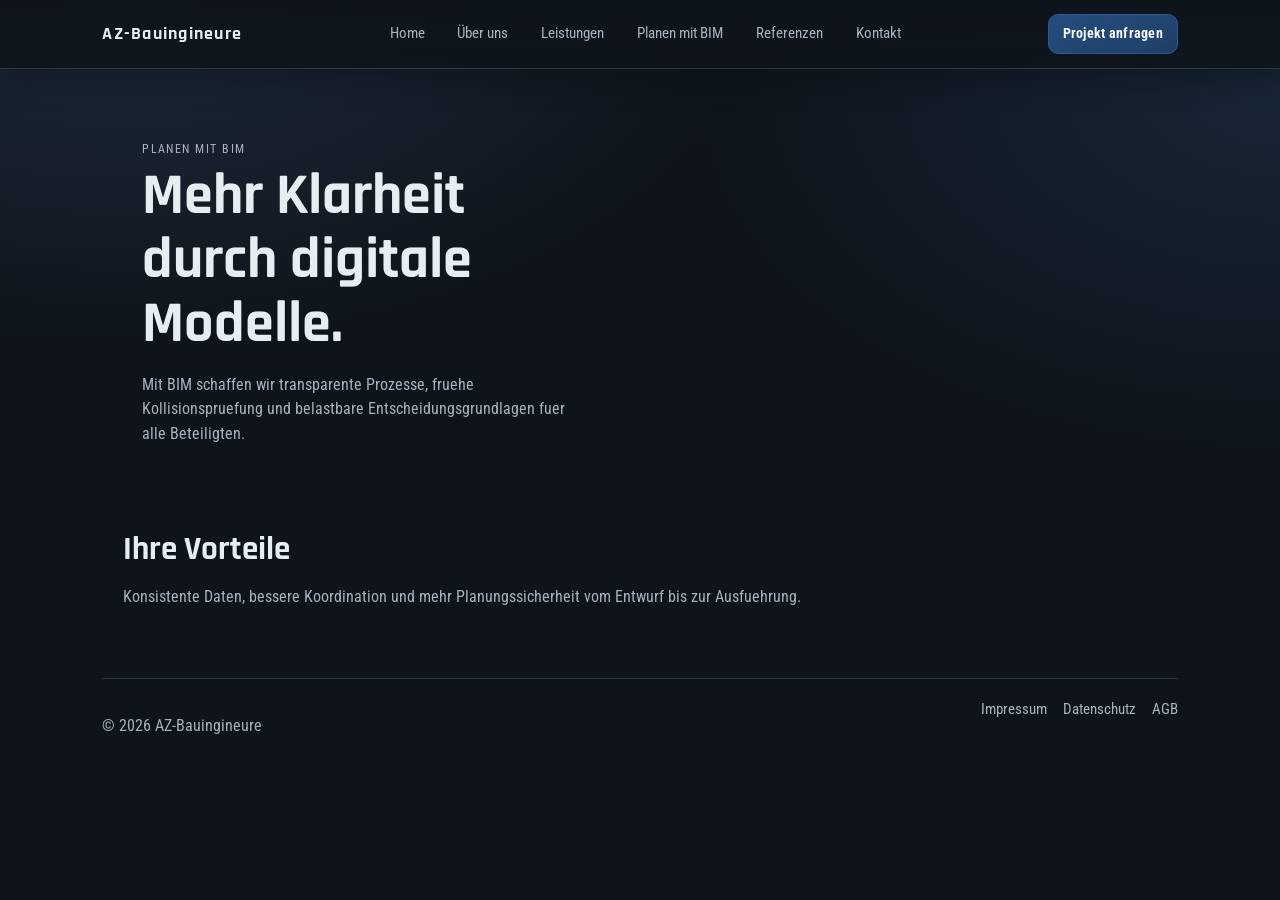
<file: bim-planung.html>
<!doctype html>
<html lang="de">
  <head>
    <meta charset="UTF-8" />
    <meta name="viewport" content="width=device-width, initial-scale=1.0" />
    <title>Planen mit BIM | AZ-Bauingineure</title>
    <meta
      name="description"
      content="Digitale Planungsprozesse mit BIM fuer transparente und koordinierte Projekte." 
    />
    <link rel="preconnect" href="https://fonts.googleapis.com" />
    <link rel="preconnect" href="https://fonts.gstatic.com" crossorigin />
    <link
      href="https://fonts.googleapis.com/css2?family=Rajdhani:wght@500;600;700&family=Roboto+Condensed:wght@300;400;700&display=swap"
      rel="stylesheet"
    />
    <link rel="stylesheet" href="styles.css" />
  </head>
  <body>
    <header class="site-header">
      <a class="logo" href="index.html">AZ-Bauingineure</a>
      <nav class="main-nav" id="main-nav" aria-label="Hauptnavigation">
        <a href="index.html">Home</a>
        <a href="ueber-uns.html">Über uns</a>
        <a href="leistungen.html">Leistungen</a>
        <a href="bim-planung.html">Planen mit BIM</a>
        <a href="referenzen.html">Referenzen</a>
        <a href="kontakt.html">Kontakt</a>
      </nav>
      <div class="header-actions">
        <a class="btn btn-outline" href="kontakt.html">Projekt anfragen</a>
        <button class="burger-btn" id="burger-btn" aria-label="Menü öffnen" aria-expanded="false" aria-controls="main-nav">
          <span></span>
          <span></span>
          <span></span>
        </button>
      </div>
    </header>

    <main>
      <section class="hero reveal">
        <div class="hero-copy-block">
          <p class="kicker">Planen mit BIM</p>
          <h1>Mehr Klarheit durch digitale Modelle.</h1>
          <p class="hero-copy">
            Mit BIM schaffen wir transparente Prozesse, fruehe Kollisionspruefung
            und belastbare Entscheidungsgrundlagen fuer alle Beteiligten.
          </p>
        </div>
      </section>

      <section class="card reveal" style="padding: 1.25rem 1.3rem; margin-bottom: 1rem">
        <h2>Ihre Vorteile</h2>
        <p>
          Konsistente Daten, bessere Koordination und mehr Planungssicherheit
          vom Entwurf bis zur Ausfuehrung.
        </p>
      </section>
    </main>

    <footer class="site-footer">
      <p>© <span id="year"></span> AZ-Bauingineure</p>
      <div class="footer-links">
        <a href="impressum.html">Impressum</a>
        <a href="datenschutz.html">Datenschutz</a>
        <a href="agb.html">AGB</a>
      </div>
    </footer>

    <script src="script.js"></script>
    <script>
      const burgerBtn = document.getElementById('burger-btn');
      const mainNav = document.getElementById('main-nav');

      if (burgerBtn && mainNav) {
        burgerBtn.addEventListener('click', () => {
          const isOpen = mainNav.classList.toggle('is-open');
          burgerBtn.classList.toggle('is-open', isOpen);
          burgerBtn.setAttribute('aria-expanded', isOpen);
          burgerBtn.setAttribute('aria-label', isOpen ? 'Menü schließen' : 'Menü öffnen');
        });
      }
    </script>
  </body>
</html>
</file>
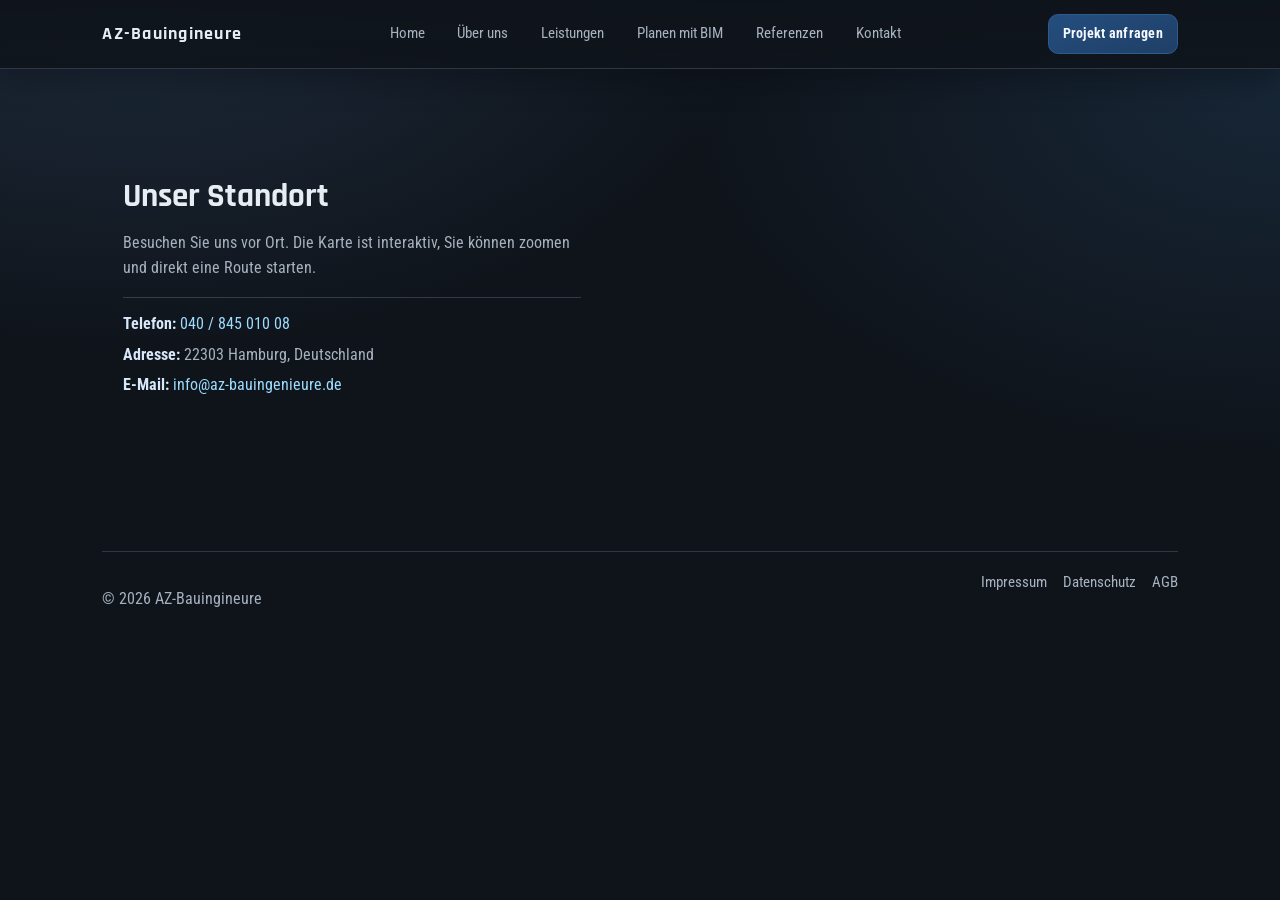
<file: kontakt.html>
<!doctype html>
<html lang="de">
  <head>
    <meta charset="UTF-8" />
    <meta name="viewport" content="width=device-width, initial-scale=1.0" />
    <title>Kontakt | AZ-Bauingineure</title>
    <meta
      name="description"
      content="Kontaktieren Sie AZ-Bauingineure fuer Ihr naechstes Bauprojekt." 
    />
    <link rel="preconnect" href="https://fonts.googleapis.com" />
    <link rel="preconnect" href="https://fonts.gstatic.com" crossorigin />
    <link
      href="https://fonts.googleapis.com/css2?family=Rajdhani:wght@500;600;700&family=Roboto+Condensed:wght@300;400;700&display=swap"
      rel="stylesheet"
    />
    <link rel="stylesheet" href="styles.css" />
  </head>
  <body>
    <header class="site-header">
      <a class="logo" href="index.html">AZ-Bauingineure</a>
      <nav class="main-nav" id="main-nav" aria-label="Hauptnavigation">
        <a href="index.html">Home</a>
        <a href="ueber-uns.html">Über uns</a>
        <a href="leistungen.html">Leistungen</a>
        <a href="bim-planung.html">Planen mit BIM</a>
        <a href="referenzen.html">Referenzen</a>
        <a href="kontakt.html">Kontakt</a>
      </nav>
      <div class="header-actions">
        <a class="btn btn-outline" href="kontakt.html">Projekt anfragen</a>
        <button class="burger-btn" id="burger-btn" aria-label="Menü öffnen" aria-expanded="false" aria-controls="main-nav">
          <span></span>
          <span></span>
          <span></span>
        </button>
      </div>
    </header>

    <main>
      <section style="margin-top: 10vh;" id="location" class="card reveal map-wrap section-location">
        <div>
          <h2>Unser Standort</h2>
          <p>
            Besuchen Sie uns vor Ort. Die Karte ist interaktiv, Sie können
            zoomen und direkt eine Route starten.
          </p>
          <div class="location-contact" aria-label="Standort Kontaktinformationen">
            <p><strong>Telefon:</strong> <a href="tel:+494084501008">040 / 845 010 08</a></p>
            <p><strong>Adresse:</strong> 22303 Hamburg, Deutschland</p>
            <p><strong>E-Mail:</strong> <a href="mailto:info@az-bauingenieure.de">info@az-bauingenieure.de</a></p>
          </div>
        </div>
        <div class="map-frame" role="region" aria-label="Google Maps Standort">
          <iframe
            src="https://www.google.com/maps?q=AZ-Bauingineure%2C%20Hamburger%20Str.%204-8%2C%2021465%20Reinbek&output=embed"
            loading="lazy"
            referrerpolicy="no-referrer-when-downgrade"
            title="Standort AZ-Bauingineure"
          ></iframe>
        </div>
      </section>
    </main>

    <footer  class="site-footer">
      <p>© <span id="year"></span> AZ-Bauingineure</p>
      <div class="footer-links">
        <a href="impressum.html">Impressum</a>
        <a href="datenschutz.html">Datenschutz</a>
        <a href="agb.html">AGB</a>
      </div>
    </footer>

    <script src="script.js"></script>
    <script>
      const burgerBtn = document.getElementById('burger-btn');
      const mainNav = document.getElementById('main-nav');

      if (burgerBtn && mainNav) {
        burgerBtn.addEventListener('click', () => {
          const isOpen = mainNav.classList.toggle('is-open');
          burgerBtn.classList.toggle('is-open', isOpen);
          burgerBtn.setAttribute('aria-expanded', isOpen);
          burgerBtn.setAttribute('aria-label', isOpen ? 'Menü schließen' : 'Menü öffnen');
        });
      }
    </script>
  </body>
</html>
</file>
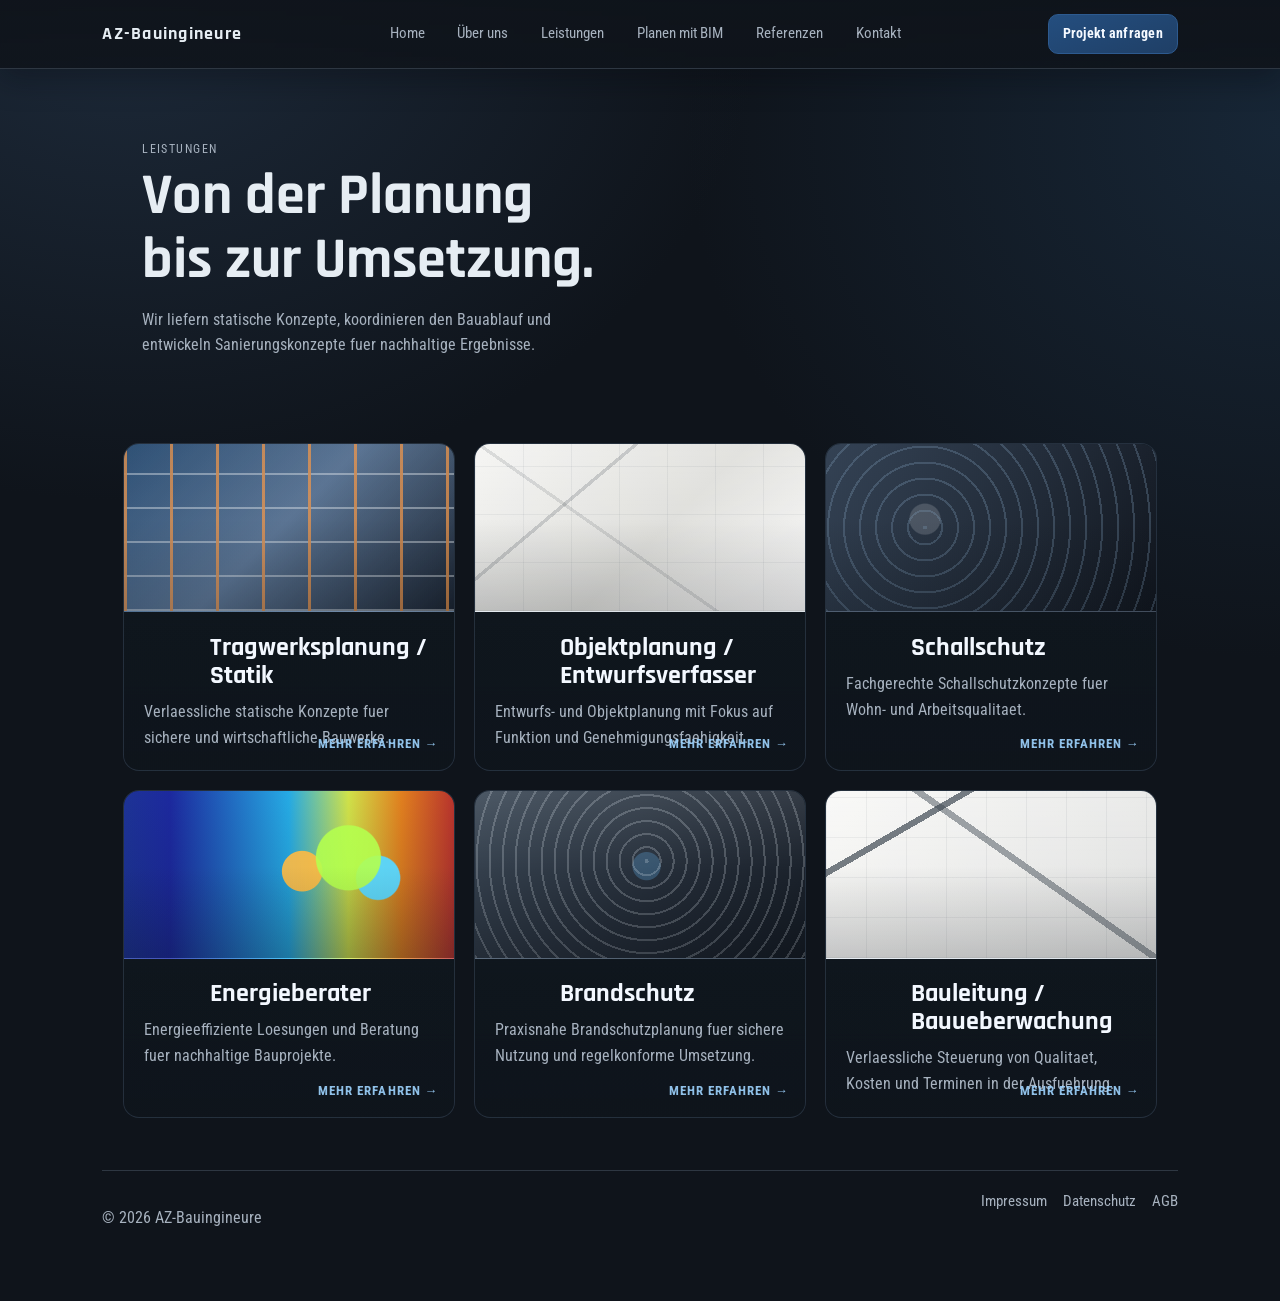
<file: leistungen.html>
<!doctype html>
<html lang="de">
  <head>
    <meta charset="UTF-8" />
    <meta name="viewport" content="width=device-width, initial-scale=1.0" />
    <title>Leistungen | AZ-Bauingineure</title>
    <meta
      name="description"
      content="Leistungen von AZ-Bauingineure: Tragwerksplanung, Bauleitung und Sanierung." 
    />
    <link rel="preconnect" href="https://fonts.googleapis.com" />
    <link rel="preconnect" href="https://fonts.gstatic.com" crossorigin />
    <link
      href="https://fonts.googleapis.com/css2?family=Rajdhani:wght@500;600;700&family=Roboto+Condensed:wght@300;400;700&display=swap"
      rel="stylesheet"
    />
    <link rel="stylesheet" href="styles.css" />
  </head>
  <body>
    <header class="site-header">
      <a class="logo" href="index.html">AZ-Bauingineure</a>
      <nav class="main-nav" id="main-nav" aria-label="Hauptnavigation">
        <a href="index.html">Home</a>
        <a href="ueber-uns.html">Über uns</a>
        <a href="leistungen.html">Leistungen</a>
        <a href="bim-planung.html">Planen mit BIM</a>
        <a href="referenzen.html">Referenzen</a>
        <a href="kontakt.html">Kontakt</a>
      </nav>
      <div class="header-actions">
        <a class="btn btn-outline" href="kontakt.html">Projekt anfragen</a>
        <button class="burger-btn" id="burger-btn" aria-label="Menü öffnen" aria-expanded="false" aria-controls="main-nav">
          <span></span>
          <span></span>
          <span></span>
        </button>
      </div>
    </header>

    <main>
      <section class="hero reveal">
        <div class="hero-copy-block">
          <p class="kicker">Leistungen</p>
          <h1>Von der Planung bis zur Umsetzung.</h1>
          <p class="hero-copy">
            Wir liefern statische Konzepte, koordinieren den Bauablauf und
            entwickeln Sanierungskonzepte fuer nachhaltige Ergebnisse.
          </p>
        </div>
      </section>

      <section class="card reveal" style="padding: 1.25rem 1.3rem; margin-bottom: 1rem">
        <div class="service-grid">
          <article class="service-card service-card--statik" data-service="statik" tabindex="0" role="button" aria-label="Mehr zur Leistung Tragwerksplanung / Statik">
            <div class="service-media" aria-hidden="true"></div>
            <div class="service-body">
              <h3>Tragwerksplanung / Statik</h3>
              <p>Verlaessliche statische Konzepte fuer sichere und wirtschaftliche Bauwerke.</p>
            </div>
          </article>
          <article class="service-card service-card--objektplanung" data-service="objektplanung" tabindex="0" role="button" aria-label="Mehr zur Leistung Objektplanung / Entwurfsverfasser">
            <div class="service-media" aria-hidden="true"></div>
            <div class="service-body">
              <h3>Objektplanung / Entwurfsverfasser</h3>
              <p>Entwurfs- und Objektplanung mit Fokus auf Funktion und Genehmigungsfaehigkeit.</p>
            </div>
          </article>
          <article class="service-card service-card--schallschutz" data-service="schallschutz" tabindex="0" role="button" aria-label="Mehr zur Leistung Schallschutz">
            <div class="service-media" aria-hidden="true"></div>
            <div class="service-body">
              <h3>Schallschutz</h3>
              <p>Fachgerechte Schallschutzkonzepte fuer Wohn- und Arbeitsqualitaet.</p>
            </div>
          </article>
          <article class="service-card service-card--energie" data-service="energie" tabindex="0" role="button" aria-label="Mehr zur Leistung Energieberater">
            <div class="service-media" aria-hidden="true"></div>
            <div class="service-body">
              <h3>Energieberater</h3>
              <p>Energieeffiziente Loesungen und Beratung fuer nachhaltige Bauprojekte.</p>
            </div>
          </article>
          <article class="service-card service-card--brandschutz" data-service="brandschutz" tabindex="0" role="button" aria-label="Mehr zur Leistung Brandschutz">
            <div class="service-media" aria-hidden="true"></div>
            <div class="service-body">
              <h3>Brandschutz</h3>
              <p>Praxisnahe Brandschutzplanung fuer sichere Nutzung und regelkonforme Umsetzung.</p>
            </div>
          </article>
          <article class="service-card service-card--bauleitung" data-service="bauleitung" tabindex="0" role="button" aria-label="Mehr zur Leistung Bauleitung / Bauüberwachung">
            <div class="service-media" aria-hidden="true"></div>
            <div class="service-body">
              <h3>Bauleitung / Bauueberwachung</h3>
              <p>Verlaessliche Steuerung von Qualitaet, Kosten und Terminen in der Ausfuehrung.</p>
            </div>
          </article>
        </div>
      </section>
    </main>

    <div class="service-modal" id="service-modal" aria-hidden="true" role="dialog" aria-modal="true" aria-labelledby="service-modal-title">
      <div class="service-modal__backdrop" data-close-modal></div>
      <div class="service-modal__content">
        <button class="service-modal__close" type="button" aria-label="Fenster schließen" data-close-modal>×</button>
        <p class="kicker">Leistung</p>
        <h3 id="service-modal-title"></h3>
        <p id="service-modal-text"></p>
        <ul id="service-modal-details"></ul>
      </div>
    </div>

    <footer class="site-footer">
      <p>© <span id="year"></span> AZ-Bauingineure</p>
      <div class="footer-links">
        <a href="impressum.html">Impressum</a>
        <a href="datenschutz.html">Datenschutz</a>
        <a href="agb.html">AGB</a>
      </div>
    </footer>

    <script src="script.js"></script>
    <script>
      const burgerBtn = document.getElementById('burger-btn');
      const mainNav = document.getElementById('main-nav');

      if (burgerBtn && mainNav) {
        burgerBtn.addEventListener('click', () => {
          const isOpen = mainNav.classList.toggle('is-open');
          burgerBtn.classList.toggle('is-open', isOpen);
          burgerBtn.setAttribute('aria-expanded', isOpen);
          burgerBtn.setAttribute('aria-label', isOpen ? 'Menü schließen' : 'Menü öffnen');
        });
      }
    </script>
  </body>
</html>
</file>
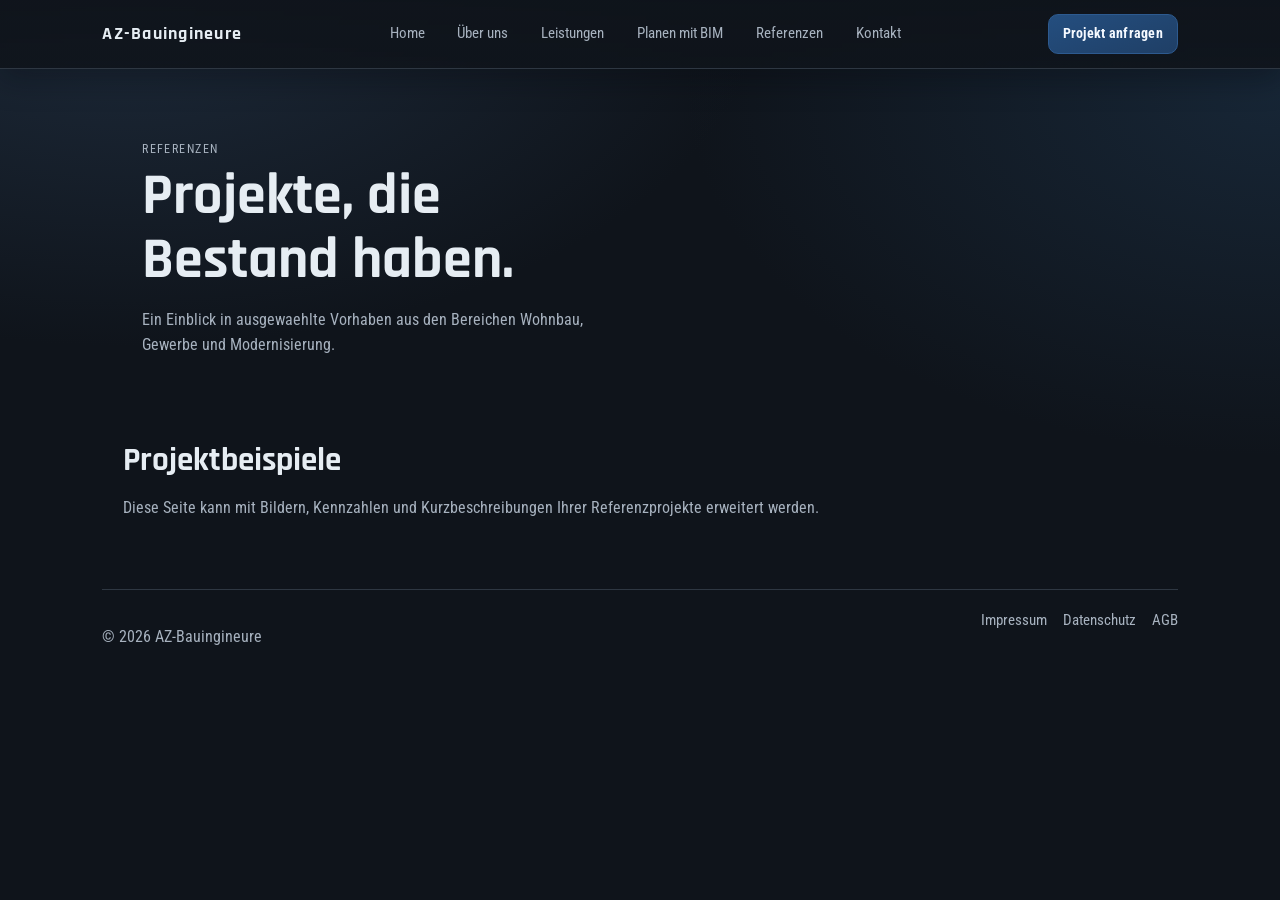
<file: referenzen.html>
<!doctype html>
<html lang="de">
  <head>
    <meta charset="UTF-8" />
    <meta name="viewport" content="width=device-width, initial-scale=1.0" />
    <title>Referenzen | AZ-Bauingineure</title>
    <meta
      name="description"
      content="Ausgewaehlte Referenzen und Projektbeispiele von AZ-Bauingineure." 
    />
    <link rel="preconnect" href="https://fonts.googleapis.com" />
    <link rel="preconnect" href="https://fonts.gstatic.com" crossorigin />
    <link
      href="https://fonts.googleapis.com/css2?family=Rajdhani:wght@500;600;700&family=Roboto+Condensed:wght@300;400;700&display=swap"
      rel="stylesheet"
    />
    <link rel="stylesheet" href="styles.css" />
  </head>
  <body>
    <header class="site-header">
      <a class="logo" href="index.html">AZ-Bauingineure</a>
      <nav class="main-nav" id="main-nav" aria-label="Hauptnavigation">
        <a href="index.html">Home</a>
        <a href="ueber-uns.html">Über uns</a>
        <a href="leistungen.html">Leistungen</a>
        <a href="bim-planung.html">Planen mit BIM</a>
        <a href="referenzen.html">Referenzen</a>
        <a href="kontakt.html">Kontakt</a>
      </nav>
      <div class="header-actions">
        <a class="btn btn-outline" href="kontakt.html">Projekt anfragen</a>
        <button class="burger-btn" id="burger-btn" aria-label="Menü öffnen" aria-expanded="false" aria-controls="main-nav">
          <span></span>
          <span></span>
          <span></span>
        </button>
      </div>
    </header>

    <main>
      <section class="hero reveal">
        <div class="hero-copy-block">
          <p class="kicker">Referenzen</p>
          <h1>Projekte, die Bestand haben.</h1>
          <p class="hero-copy">
            Ein Einblick in ausgewaehlte Vorhaben aus den Bereichen Wohnbau,
            Gewerbe und Modernisierung.
          </p>
        </div>
      </section>

      <section class="card reveal" style="padding: 1.25rem 1.3rem; margin-bottom: 1rem">
        <h2>Projektbeispiele</h2>
        <p>
          Diese Seite kann mit Bildern, Kennzahlen und Kurzbeschreibungen Ihrer
          Referenzprojekte erweitert werden.
        </p>
      </section>
    </main>

    <footer class="site-footer">
      <p>© <span id="year"></span> AZ-Bauingineure</p>
      <div class="footer-links">
        <a href="impressum.html">Impressum</a>
        <a href="datenschutz.html">Datenschutz</a>
        <a href="agb.html">AGB</a>
      </div>
    </footer>

    <script src="script.js"></script>
    <script>
      const burgerBtn = document.getElementById('burger-btn');
      const mainNav = document.getElementById('main-nav');

      if (burgerBtn && mainNav) {
        burgerBtn.addEventListener('click', () => {
          const isOpen = mainNav.classList.toggle('is-open');
          burgerBtn.classList.toggle('is-open', isOpen);
          burgerBtn.setAttribute('aria-expanded', isOpen);
          burgerBtn.setAttribute('aria-label', isOpen ? 'Menü schließen' : 'Menü öffnen');
        });
      }
    </script>
  </body>
</html>
</file>
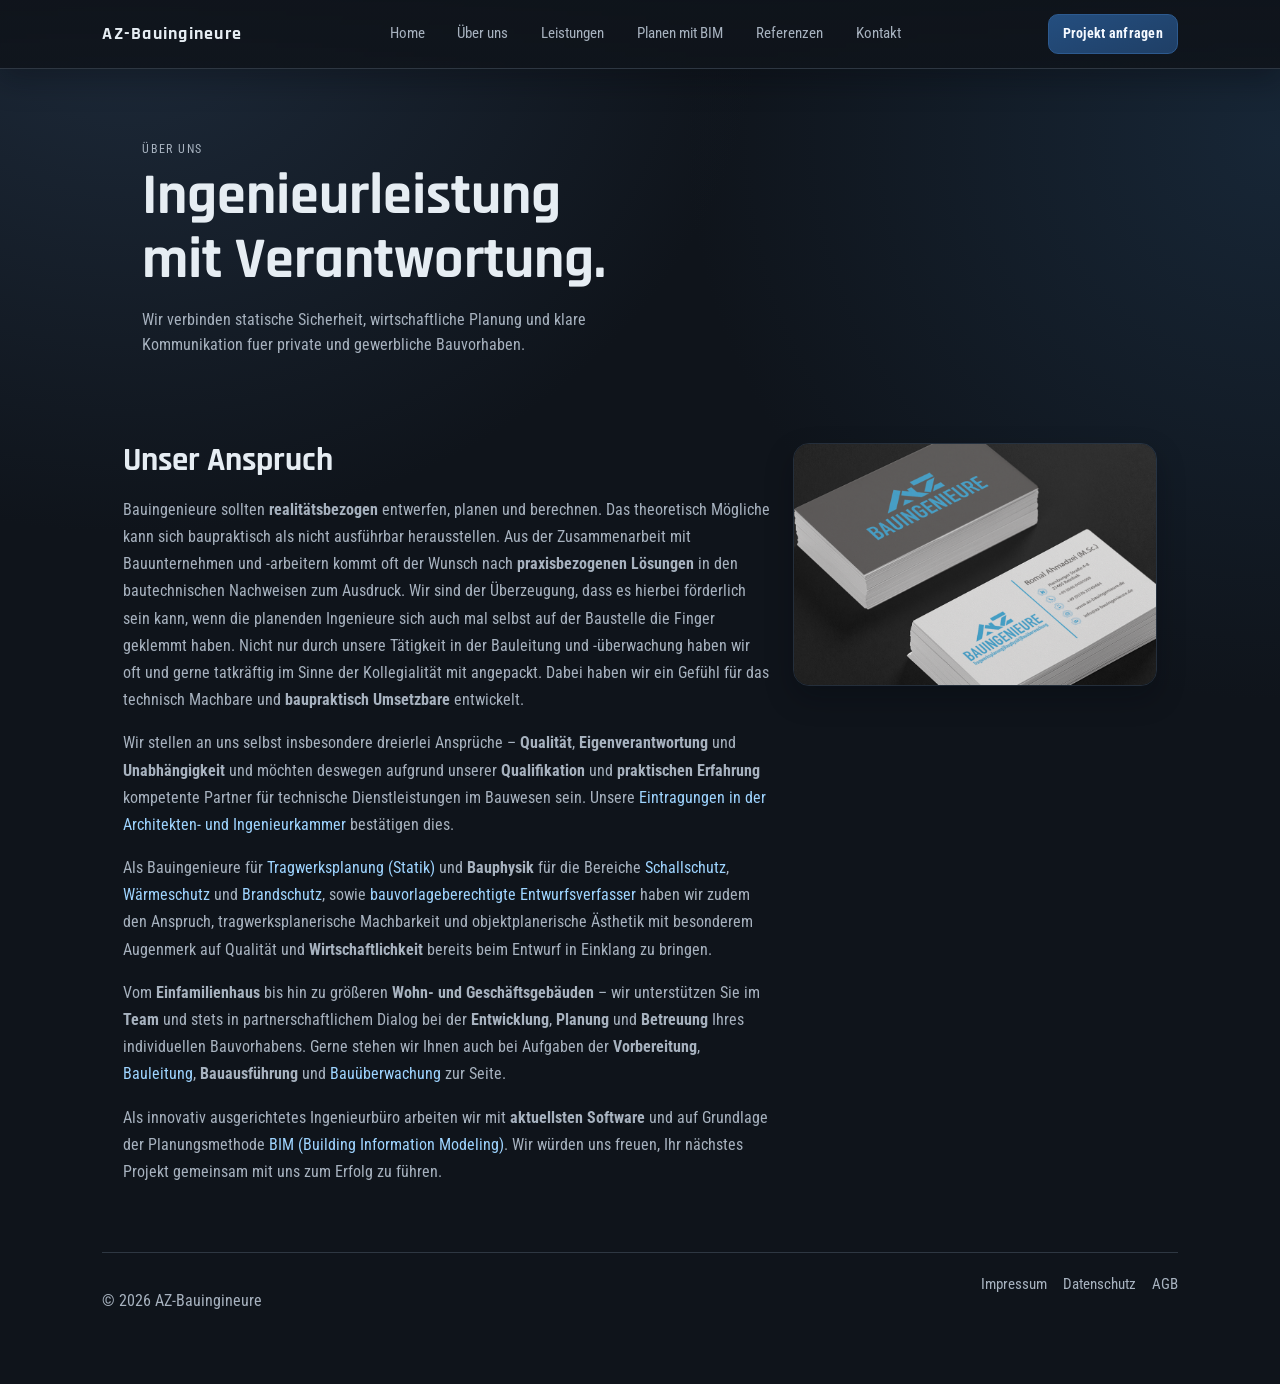
<file: ueber-uns.html>
<!doctype html>
<html lang="de">
  <head>
    <meta charset="UTF-8" />
    <meta name="viewport" content="width=device-width, initial-scale=1.0" />
    <title>Über uns | AZ-Bauingineure</title>
    <meta
      name="description"
      content="Erfahren Sie mehr ueber AZ-Bauingineure, unsere Arbeitsweise und unseren Anspruch." 
    />
    <link rel="preconnect" href="https://fonts.googleapis.com" />
    <link rel="preconnect" href="https://fonts.gstatic.com" crossorigin />
    <link
      href="https://fonts.googleapis.com/css2?family=Rajdhani:wght@500;600;700&family=Roboto+Condensed:wght@300;400;700&display=swap"
      rel="stylesheet"
    />
    <link rel="stylesheet" href="styles.css" />
  </head>
  <body>
    <header class="site-header">
      <a class="logo" href="index.html">AZ-Bauingineure</a>
      <nav class="main-nav" id="main-nav" aria-label="Hauptnavigation">
        <a href="index.html">Home</a>
        <a href="ueber-uns.html">Über uns</a>
        <a href="leistungen.html">Leistungen</a>
        <a href="bim-planung.html">Planen mit BIM</a>
        <a href="referenzen.html">Referenzen</a>
        <a href="kontakt.html">Kontakt</a>
      </nav>
      <div class="header-actions">
        <a class="btn btn-outline" href="kontakt.html">Projekt anfragen</a>
        <button class="burger-btn" id="burger-btn" aria-label="Menü öffnen" aria-expanded="false" aria-controls="main-nav">
          <span></span>
          <span></span>
          <span></span>
        </button>
      </div>
    </header>

    <main>
      <section class="hero reveal">
        <div class="hero-copy-block">
          <p class="kicker">Über uns</p>
          <h1>Ingenieurleistung mit Verantwortung.</h1>
          <p class="hero-copy">
            Wir verbinden statische Sicherheit, wirtschaftliche Planung und
            klare Kommunikation fuer private und gewerbliche Bauvorhaben.
          </p>
        </div>
      </section>

      <section class="card reveal about-section" style="padding: 1.25rem 1.3rem; margin-bottom: 1rem">
        <div class="about-content">
          <div class="about-text">
            <h2>Unser Anspruch</h2>
            <p>
              Bauingenieure sollten <strong>realitätsbezogen</strong> entwerfen, planen und berechnen. Das theoretisch Mögliche kann sich baupraktisch als nicht ausführbar herausstellen. Aus der Zusammenarbeit mit Bauunternehmen und -arbeitern kommt oft der Wunsch nach <strong>praxisbezogenen Lösungen</strong> in den bautechnischen Nachweisen zum Ausdruck. Wir sind der Überzeugung, dass es hierbei förderlich sein kann, wenn die planenden Ingenieure sich auch mal selbst auf der Baustelle die Finger geklemmt haben. Nicht nur durch unsere Tätigkeit in der Bauleitung und -überwachung haben wir oft und gerne tatkräftig im Sinne der Kollegialität mit angepackt. Dabei haben wir ein Gefühl für das technisch Machbare und <strong>baupraktisch Umsetzbare</strong> entwickelt.
            </p>
            <p>
              Wir stellen an uns selbst insbesondere dreierlei Ansprüche – <strong>Qualität</strong>, <strong>Eigenverantwortung</strong> und <strong>Unabhängigkeit</strong> und möchten deswegen aufgrund unserer <strong>Qualifikation</strong> und <strong>praktischen Erfahrung</strong> kompetente Partner für technische Dienstleistungen im Bauwesen sein. Unsere <a href="https://www.aik-sh.de/architekten-ingenieurssuche/?beruf=beruf_alle&city=city_title&suchbegriff=ahmadzei&aisuche_submit=SUCHEN" target="_blank" rel="noopener noreferrer">Eintragungen in der Architekten- und Ingenieurkammer</a> bestätigen dies.
            </p>
            <p>
              Als Bauingenieure für <a href="https://az-bauingenieure.de/tragswerksplanung-statik/" target="_blank" rel="noopener noreferrer">Tragwerksplanung (Statik)</a> und <strong>Bauphysik</strong> für die Bereiche <a href="https://az-bauingenieure.de/schallschutz-bauakustik/" target="_blank" rel="noopener noreferrer">Schallschutz</a>, <a href="https://az-bauingenieure.de/waermeschutz-enev-nachweis/" target="_blank" rel="noopener noreferrer">Wärmeschutz</a> und <a href="https://az-bauingenieure.de/brandschutz/" target="_blank" rel="noopener noreferrer">Brandschutz</a>, sowie <a href="https://az-bauingenieure.de/objektplanung-entwurfsverfasser/" target="_blank" rel="noopener noreferrer">bauvorlageberechtigte Entwurfsverfasser</a> haben wir zudem den Anspruch, tragwerksplanerische Machbarkeit und objektplanerische Ästhetik mit besonderem Augenmerk auf Qualität und <strong>Wirtschaftlichkeit</strong> bereits beim Entwurf in Einklang zu bringen.
            </p>
            <p>
              Vom <strong>Einfamilienhaus</strong> bis hin zu größeren <strong>Wohn- und Geschäftsgebäuden</strong> – wir unterstützen Sie im <strong>Team</strong> und stets in partnerschaftlichem Dialog bei der <strong>Entwicklung</strong>, <strong>Planung</strong> und <strong>Betreuung</strong> Ihres individuellen Bauvorhabens. Gerne stehen wir Ihnen auch bei Aufgaben der <strong>Vorbereitung</strong>, <a href="https://az-bauingenieure.de/bauleitung-bauueberwachung/" target="_blank" rel="noopener noreferrer">Bauleitung</a>, <strong>Bauausführung</strong> und <a href="https://az-bauingenieure.de/bauleitung-bauueberwachung/" target="_blank" rel="noopener noreferrer">Bauüberwachung</a> zur Seite.
            </p>
            <p>
              Als innovativ ausgerichtetes Ingenieurbüro arbeiten wir mit <strong>aktuellsten Software</strong> und auf Grundlage der Planungsmethode <a href="https://az-bauingenieure.de/planen-mit-bim/" target="_blank" rel="noopener noreferrer">BIM (Building Information Modeling)</a>. Wir würden uns freuen, Ihr nächstes Projekt gemeinsam mit uns zum Erfolg zu führen.
            </p>
          </div>
          <div class="about-image">
            <img src="businesscard.png" alt="AZ Bauingenieure Unternehmenskarte" />
          </div>
        </div>
      </section>
    </main>

    <footer class="site-footer">
      <p>© <span id="year"></span> AZ-Bauingineure</p>
      <div class="footer-links">
        <a href="impressum.html">Impressum</a>
        <a href="datenschutz.html">Datenschutz</a>
        <a href="agb.html">AGB</a>
      </div>
    </footer>

    <script src="script.js"></script>
    <script>
      const burgerBtn = document.getElementById('burger-btn');
      const mainNav = document.getElementById('main-nav');

      if (burgerBtn && mainNav) {
        burgerBtn.addEventListener('click', () => {
          const isOpen = mainNav.classList.toggle('is-open');
          burgerBtn.classList.toggle('is-open', isOpen);
          burgerBtn.setAttribute('aria-expanded', isOpen);
          burgerBtn.setAttribute('aria-label', isOpen ? 'Menü schließen' : 'Menü öffnen');
        });
      }
    </script>
  </body>
</html>
</file>
<file: styles.css>
:root {
  --bg: #0f141b;
  --surface: #151c25;
  --surface-2: #1d2733;
  --text: #e6edf3;
  --muted: #a7b2bf;
  --line: #2e3742;
  --blue: #2a6fbe;
  --blue-soft: #5b9cde;
  --ok: #5dbb7a;
  --page-gutter: clamp(26px, 8vw, 120px);
  --radius: 16px;
}

* { box-sizing: border-box; }

html, body { margin: 0; padding: 0; }

body {
  font-family: "Roboto Condensed", sans-serif;
  color: var(--text);
  background:
    radial-gradient(90% 70% at 10% 0%, #1d2a3a 0%, transparent 55%),
    radial-gradient(80% 70% at 100% 10%, #172636 0%, transparent 58%),
    var(--bg);
  min-height: 100vh;
  line-height: 1.55;
  overflow-x: hidden;
}

main, .site-footer {
  width: min(1280px, calc(100% - (2 * var(--page-gutter))));
  margin: 0 auto;
}

.site-header {
  display: grid;
  grid-template-columns: auto 1fr auto;
  align-items: center;
  gap: 1.2rem;
  padding: 0.85rem var(--page-gutter);
  width: 100%;
  border-bottom: 1px solid var(--line);
  position: sticky;
  top: 0;
  z-index: 20;
  background: linear-gradient(to bottom, rgba(15, 20, 27, 0.96), rgba(15, 20, 27, 0.9));
  backdrop-filter: blur(4px);
  box-shadow: 0 10px 30px rgba(6, 9, 13, 0.35);
}

.logo {
  text-decoration: none;
  color: var(--text);
  font-family: "Rajdhani", sans-serif;
  font-size: clamp(1.1rem, 1.4vw, 1.35rem);
  font-weight: 700;
  letter-spacing: 0.07em;
  white-space: nowrap;
}

.main-nav {
  display: flex;
  gap: 0.45rem;
  justify-content: center;
  padding: 0;
}

.main-nav a, .footer-links a {
  color: var(--muted);
  text-decoration: none;
  font-size: 0.96rem;
}

.main-nav a {
  padding: 0.45rem 0.8rem;
  border-radius: 999px;
  line-height: 1;
  transition: background-color 0.2s ease, color 0.2s ease;
}

.main-nav a:hover, .footer-links a:hover { color: var(--text); }
.main-nav a:hover { background: #1d2a39; }

/* Header rechte Seite */
.header-actions {
  display: flex;
  align-items: center;
  gap: 0.6rem;
}

.site-header .btn-outline {
  background: linear-gradient(160deg, #244e7f, #1f3f66);
  border-color: #2d5a8f;
  color: #f5f9ff;
  padding: 0.52rem 0.85rem;
  font-size: 0.88rem;
  white-space: nowrap;
}

.site-header .btn-outline:hover { filter: brightness(1.08); }

/* Burger-Button */
.burger-btn {
  display: none;
  flex-direction: column;
  justify-content: center;
  align-items: center;
  gap: 5px;
  width: 36px;
  height: 36px;
  background: transparent;
  border: 1px solid #44607f;
  border-radius: 8px;
  cursor: pointer;
  padding: 0;
  flex-shrink: 0;
}

.burger-btn span {
  display: block;
  width: 18px;
  height: 2px;
  background: var(--text);
  border-radius: 2px;
  transition: transform 0.25s ease, opacity 0.25s ease;
}

.burger-btn.is-open span:nth-child(1) { transform: translateY(7px) rotate(45deg); }
.burger-btn.is-open span:nth-child(2) { opacity: 0; }
.burger-btn.is-open span:nth-child(3) { transform: translateY(-7px) rotate(-45deg); }

/* Hero */
.hero {
  margin: 2rem 0 1.6rem;
  border-radius: var(--radius);
  padding: clamp(1.2rem, 2.6vw, 2.3rem);
  background: transparent;
  display: grid;
  grid-template-columns: 1fr minmax(360px, 1.05fr);
  gap: 1.5rem;
  align-items: center;
}

.hero-copy-block { padding: 0.4rem; }

.kicker {
  text-transform: uppercase;
  letter-spacing: 0.12em;
  color: var(--muted);
  font-size: 0.76rem;
  margin: 0 0 0.3rem;
}

h1, h2, h3 {
  font-family: "Rajdhani", sans-serif;
  line-height: 1.1;
  margin: 0;
  font-weight: 700;
}

h1 { font-size: clamp(2rem, 4.6vw, 3.65rem); margin: 0.2rem 0 1rem; max-width: 15ch; }
h2 { font-size: clamp(1.5rem, 2.6vw, 2.2rem); margin-bottom: 0.6rem; }
h3 { font-size: 1.3rem; margin-bottom: 0.4rem; }

.hero-copy { color: var(--muted); max-width: 56ch; margin-bottom: 0; }

.hero-actions { display: flex; gap: 0.75rem; flex-wrap: wrap; margin-top: 1.1rem; }

.btn {
  display: inline-flex;
  align-items: center;
  justify-content: center;
  border-radius: 10px;
  border: 1px solid var(--line);
  background: var(--blue);
  color: #eff6ff;
  text-decoration: none;
  font-size: 0.96rem;
  font-weight: 700;
  letter-spacing: 0.02em;
  padding: 0.65rem 1rem;
  cursor: pointer;
}

.btn-light { background: transparent; color: var(--text); }
.btn-outline { background: transparent; color: var(--text); border-color: #44607f; }

.hero-visual {
  border-radius: calc(var(--radius) - 2px);
  background: linear-gradient(170deg, rgba(20, 32, 45, 0.64), rgba(10, 15, 22, 0.78));
  width: min(100%, 460px);
  aspect-ratio: 1 / 1;
  min-height: 0;
  position: relative;
  justify-self: end;
  padding: 0;
  overflow: hidden;
}

.hero-slider { position: absolute; inset: 0; }

.hero-slide {
  position: absolute;
  inset: 0;
  width: 100%;
  height: 100%;
  object-fit: cover;
  opacity: 0;
  transform: scale(1.04);
  transition: opacity 0.85s ease, transform 4.2s ease;
}

.hero-slide.is-active { opacity: 1; transform: scale(1.08); }

.hero-indicators {
  position: absolute;
  left: 50%;
  bottom: 0.95rem;
  transform: translateX(-50%);
  display: flex;
  gap: 0.45rem;
  z-index: 2;
}

.hero-indicator {
  width: 34px;
  height: 4px;
  border: 0;
  border-radius: 999px;
  background: rgba(228, 238, 248, 0.4);
  padding: 0;
  cursor: pointer;
  transition: background-color 0.2s ease, transform 0.2s ease;
}

.hero-indicator:hover { transform: translateY(-1px); background: rgba(215, 235, 255, 0.74); }
.hero-indicator.is-active { background: #9edcff; }

/* Contact Band */
.contact-band {
  position: relative;
  isolation: isolate;
  margin: 0;
  width: 100vw;
  margin-left: calc(50% - 50vw);
  margin-right: calc(50% - 50vw);
  padding: 1.6rem var(--page-gutter);
  display: grid;
  grid-template-columns: minmax(180px, 0.9fr) minmax(260px, 1fr) minmax(320px, 1fr);
  gap: 1.5rem;
  align-items: center;
  background: linear-gradient(180deg, rgba(15, 20, 27, 0) 0%, rgba(23, 23, 23, 0.96) 20%, rgba(23, 23, 23, 0.96) 100%);
}

.contact-band__brand { display: flex; justify-content: center; isolation: isolate; }

.contact-band__logo {
  display: block;
  width: min(100%, 230px);
  height: auto;
  object-fit: contain;
  mix-blend-mode: lighten;
  filter: brightness(1.04) contrast(1.18);
}

.contact-band__item { display: flex; align-items: center; gap: 1rem; }
.contact-band__item--mail { justify-content: flex-end; }

.contact-band__icon {
  width: 4rem;
  height: 4rem;
  display: grid;
  place-items: center;
  color: #1fb8ff;
  flex-shrink: 0;
}

.contact-band__icon svg {
  width: 100%;
  height: 100%;
  fill: none;
  stroke: currentColor;
  stroke-width: 1.6;
  stroke-linecap: round;
  stroke-linejoin: round;
}

.contact-band__text { display: grid; gap: 0.15rem; }

.contact-band__text a {
  color: #f6f7f9;
  text-decoration: none;
  font-family: "Rajdhani", sans-serif;
  font-size: clamp(1.25rem, 2vw, 1.9rem);
  font-weight: 700;
  line-height: 1.05;
}

.contact-band__text a:hover { color: #9edcff; }

/* SVG Animations */
.line {
  fill: none;
  stroke: var(--muted);
  stroke-width: 6;
  stroke-linecap: round;
  stroke-linejoin: round;
  stroke-dasharray: 220;
  stroke-dashoffset: 220;
  animation: draw 1.2s linear forwards;
}

.ground, .crane-base, .crane-tower, .crane-arm, .cable, .load-block { stroke: var(--muted); stroke-width: 5; }

.az-piece {
  fill: var(--blue-soft);
  stroke: none;
  opacity: 0;
  transform-box: fill-box;
  transform-origin: center;
  animation: piece-in 0.42s linear forwards;
}

.cutout { fill: #0f141b; opacity: 0; animation: cutout-in 0.2s linear forwards; }

.ground { animation-delay: 0s; }
.crane-base { animation-delay: 0.2s; }
.crane-tower { animation-delay: 0.35s; }
.crane-arm { animation-delay: 0.5s; }
.cable { animation-delay: 0.75s; }
.load-block { animation-delay: 0.95s; fill: transparent; }
.p1 { animation-delay: 1.2s; }
.p2 { animation-delay: 1.55s; }
.p3 { animation-delay: 1.9s; }
.c1 { animation-delay: 2.02s; }
.p4 { animation-delay: 2.25s; }
.p5 { animation-delay: 2.58s; }
.p6 { animation-delay: 2.9s; }
.c2 { animation-delay: 3.03s; }
.load { animation: crane-load 3.2s linear 1 forwards; animation-delay: 1.1s; }

section { margin: 0; padding: 1.6rem 0; }

.card, .service-card { background: transparent; border-radius: var(--radius); }
.card p, .service-card p, #location p { color: var(--muted); }

.content-layout {
  display: grid;
  grid-template-columns: repeat(12, minmax(0, 1fr));
  gap: 1rem;
  margin-bottom: 0.2rem;
}

.section-about, .section-services, .section-location, .section-contact { padding: 1.25rem 1.3rem; }
.section-about { grid-column: 1 / -1; }

.section-quote {
  position: relative;
  padding: clamp(1.8rem, 3.2vw, 2.8rem) var(--page-gutter);
  text-align: center;
  width: 100vw;
  margin-left: calc(50% - 50vw);
  margin-right: calc(50% - 50vw);
  border-radius: 0;
  background: linear-gradient(180deg, rgba(23, 23, 23, 0.96) 0%, rgba(23, 23, 23, 0.96) 74%, rgba(15, 20, 27, 0) 100%);
  overflow: hidden;
}

.section-quote::before {
  content: "\201E";
  position: absolute;
  left: 50%;
  top: 1.1rem;
  transform: translateX(-50%);
  font-family: "Rajdhani", sans-serif;
  font-size: clamp(2.7rem, 6vw, 4.2rem);
  line-height: 1;
  color: rgba(143, 193, 246, 0.22);
  z-index: 1;
}

.section-quote::after {
  content: "";
  position: absolute;
  left: var(--page-gutter);
  right: var(--page-gutter);
  bottom: 1rem;
  height: 1px;
  background: linear-gradient(90deg, rgba(117, 174, 235, 0), rgba(117, 174, 235, 0.5), rgba(117, 174, 235, 0));
}

.quote-kicker {
  display: inline-flex;
  margin: 0 0 0.7rem;
  padding: 0.24rem 0.65rem;
  border-radius: 999px;
  border: 1px solid rgba(111, 171, 235, 0.34);
  background: rgba(28, 45, 63, 0.48);
  text-transform: uppercase;
  letter-spacing: 0.16em;
  font-size: 0.78rem;
  color: #aad6ff;
}

.section-quote h2 { max-width: 22ch; margin: 0 auto 0.95rem; font-size: clamp(2rem, 4vw, 3.1rem); text-wrap: balance; }
.quote-lead { max-width: 60ch; margin: 0 auto 0.85rem; font-size: clamp(1.05rem, 1.6vw, 1.3rem); color: #f1f7ff; text-wrap: pretty; }
.quote-support { max-width: 70ch; margin: 0 auto; text-wrap: pretty; }

.section-services {
  grid-column: 1 / -1;
  position: relative;
  padding-bottom: 2rem;
}

.section-services::after {
  content: "";
  position: absolute;
  left: clamp(1.2rem, 2.2vw, 2.1rem);
  right: clamp(1.2rem, 2.2vw, 2.1rem);
  bottom: 0.9rem;
  height: 1px;
  background: linear-gradient(90deg, rgba(117, 174, 235, 0), rgba(117, 174, 235, 0.5), rgba(117, 174, 235, 0));
}

.section-location { grid-column: 1 / -1; }
.section-contact { grid-column: span 4; }

.service-grid {
  display: grid;
  gap: 1.15rem;
  grid-template-columns: repeat(3, minmax(0, 1fr));
}

.service-card {
  padding: 0;
  background: linear-gradient(180deg, rgba(16, 23, 31, 0.88), rgba(16, 23, 31, 0.62));
  border: 1px solid rgba(122, 151, 183, 0.2);
  min-height: 100%;
  overflow: hidden;
  display: grid;
  grid-template-rows: 168px 1fr;
  transition: transform 0.28s ease, box-shadow 0.28s ease, border-color 0.28s ease;
  position: relative;
}

.service-card::after {
  content: "Mehr erfahren →";
  position: absolute;
  right: 1rem;
  bottom: 1rem;
  font-size: 0.8rem;
  font-weight: 700;
  letter-spacing: 0.08em;
  text-transform: uppercase;
  color: #9ed4ff;
  opacity: 0.9;
}

.service-card:hover {
  transform: translateY(-6px);
  border-color: rgba(126, 190, 255, 0.5);
  box-shadow: 0 14px 34px rgba(2, 8, 14, 0.44);
}

.service-card {
  cursor: pointer;
}

.service-card:focus-visible {
  outline: 2px solid rgba(126, 190, 255, 0.75);
  outline-offset: 3px;
}

.service-modal {
  position: fixed;
  inset: 0;
  z-index: 40;
  display: none;
  align-items: center;
  justify-content: center;
  padding: 1.25rem;
}

.service-modal.is-open {
  display: flex;
}

.service-modal__backdrop {
  position: absolute;
  inset: 0;
  background: rgba(4, 8, 12, 0.78);
  backdrop-filter: blur(4px);
}

.service-modal__content {
  position: relative;
  z-index: 1;
  width: min(680px, 100%);
  max-height: min(84vh, 760px);
  overflow: auto;
  padding: 1.6rem 1.6rem 1.4rem;
  border-radius: 20px;
  background: linear-gradient(180deg, rgba(16, 23, 31, 0.98), rgba(12, 18, 24, 0.96));
  border: 1px solid rgba(122, 151, 183, 0.25);
  box-shadow: 0 24px 70px rgba(0, 0, 0, 0.45);
}

.service-modal__close {
  position: absolute;
  top: 0.85rem;
  right: 0.85rem;
  width: 2.2rem;
  height: 2.2rem;
  border: 0;
  border-radius: 999px;
  background: rgba(255, 255, 255, 0.08);
  color: var(--text);
  font-size: 1.3rem;
  cursor: pointer;
}

.service-modal__content .kicker {
  margin-bottom: 0.4rem;
}

.service-modal__content h3 {
  margin-bottom: 0.7rem;
  color: #f3f8ff;
}

.service-modal__content p,
.service-modal__content li {
  color: var(--muted);
  line-height: 1.7;
}

.service-modal__content ul {
  margin: 0.8rem 0 0;
  padding-left: 1.2rem;
}

body.modal-open {
  overflow: hidden;
}

.service-media {
  position: relative;
  overflow: hidden;
  border-bottom: 1px solid rgba(177, 201, 227, 0.26);
}

.service-media::before, .service-media::after { content: ""; position: absolute; inset: 0; }
.service-media::after { background: linear-gradient(to top, rgba(8, 12, 18, 0.18), transparent 55%); }

.service-body {
  position: relative;
  padding: 1.35rem 1.25rem 1.2rem;
  background: linear-gradient(180deg, rgba(13, 19, 26, 0), rgba(13, 19, 26, 0.46));
  text-align: left;
}

.service-body h3 { font-size: clamp(1.2rem, 2vw, 1.6rem); color: #f3f8ff; margin-bottom: 0.55rem; padding-left: 4.1rem; }
.service-body p { color: var(--muted); margin: 0; font-size: 1.02rem; line-height: 1.6; }

.section-services > h2 { margin-bottom: 1.05rem; }

.service-card--statik .service-media {
  background:
    linear-gradient(rgba(10, 24, 41, 0.18), rgba(10, 24, 41, 0.18)),
    linear-gradient(135deg, #375d86 0%, #6d89ab 48%, #1d2531 100%);
}
.service-card--statik .service-media::before {
  background:
    repeating-linear-gradient(90deg, rgba(244, 153, 74, 0.95) 0 3px, transparent 3px 46px),
    repeating-linear-gradient(0deg, rgba(233, 238, 242, 0.55) 0 2px, transparent 2px 34px);
  opacity: 0.75;
}

.service-card--objektplanung .service-media {
  background:
    linear-gradient(rgba(255, 255, 255, 0.2), rgba(255, 255, 255, 0.08)),
    linear-gradient(135deg, #f3f3f1 0%, #dbdbd7 55%, #fafafa 100%);
}
.service-card--objektplanung .service-media::before {
  background:
    linear-gradient(140deg, transparent 0 30%, rgba(54, 62, 71, 0.2) 30% 31%, transparent 31% 100%),
    linear-gradient(35deg, transparent 0 42%, rgba(54, 62, 71, 0.14) 42% 43%, transparent 43% 100%),
    repeating-linear-gradient(90deg, rgba(86, 98, 110, 0.08) 0 1px, transparent 1px 48px),
    repeating-linear-gradient(0deg, rgba(86, 98, 110, 0.08) 0 1px, transparent 1px 48px);
}

.service-card--schallschutz .service-media {
  background:
    radial-gradient(circle at 30% 45%, rgba(255, 255, 255, 0.18) 0 6%, transparent 6.5%),
    linear-gradient(135deg, #2d394a 0%, #10151d 100%);
}
.service-card--schallschutz .service-media::before {
  background:
    repeating-radial-gradient(circle at 30% 50%, rgba(124, 154, 182, 0.3) 0 2px, transparent 2px 16px),
    linear-gradient(90deg, rgba(79, 102, 125, 0.2), rgba(79, 102, 125, 0));
}

.service-card--energie .service-media {
  background: linear-gradient(90deg, #2038a6 0%, #1f2caf 14%, #2ac0ff 50%, #ecff4f 68%, #ff8f1e 84%, #d1382e 100%);
}
.service-card--energie .service-media::before {
  background:
    radial-gradient(circle at 68% 40%, rgba(180, 255, 78, 0.9) 0 13%, transparent 13.5%),
    radial-gradient(circle at 54% 48%, rgba(255, 186, 66, 0.9) 0 10%, transparent 10.5%),
    radial-gradient(circle at 77% 52%, rgba(88, 215, 255, 0.95) 0 8%, transparent 8.5%),
    linear-gradient(0deg, rgba(8, 18, 36, 0.28), rgba(8, 18, 36, 0.12));
}

.service-card--brandschutz .service-media {
  background:
    radial-gradient(circle at 52% 45%, rgba(104, 190, 255, 0.26) 0 7%, transparent 7.5%),
    linear-gradient(145deg, #3d4a58 0%, #222a35 60%, #121820 100%);
}
.service-card--brandschutz .service-media::before {
  background:
    repeating-radial-gradient(circle at 52% 42%, rgba(231, 239, 246, 0.22) 0 2px, transparent 2px 13px),
    linear-gradient(180deg, rgba(255, 255, 255, 0.08), transparent 48%);
}

.service-card--bauleitung .service-media {
  background:
    linear-gradient(rgba(255, 255, 255, 0.26), rgba(255, 255, 255, 0.12)),
    linear-gradient(135deg, #f7f7f5 0%, #d8d9d8 100%);
}
.service-card--bauleitung .service-media::before {
  background:
    linear-gradient(150deg, transparent 0 22%, rgba(62, 72, 82, 0.7) 22% 24%, transparent 24% 100%),
    linear-gradient(35deg, transparent 0 57%, rgba(62, 72, 82, 0.48) 57% 59%, transparent 59% 100%),
    repeating-linear-gradient(90deg, rgba(82, 92, 103, 0.08) 0 1px, transparent 1px 40px),
    repeating-linear-gradient(0deg, rgba(82, 92, 103, 0.08) 0 1px, transparent 1px 40px);
}

.map-wrap { display: grid; grid-template-columns: 0.9fr 1.1fr; gap: 1rem; align-items: stretch; }

.location-contact {
  margin-top: 1rem;
  padding-top: 0.9rem;
  border-top: 1px solid rgba(167, 178, 191, 0.24);
  display: grid;
  gap: 0.35rem;
}

.location-contact p { margin: 0; color: var(--text); }
.location-contact strong { color: #d8e8fa; }
.location-contact a { color: #9edcff; text-decoration: none; }
.location-contact a:hover { color: #c3ebff; }

.map-frame { border-radius: 12px; overflow: hidden; min-height: 320px; background: transparent; }
.map-frame iframe { border: 0; width: 100%; height: 100%; }

.contact-form { margin-top: 1rem; display: grid; gap: 0.8rem; }

.section-contact {
  position: relative;
  background:
    radial-gradient(120% 120% at 100% 0%, rgba(54, 115, 179, 0.2), transparent 54%),
    linear-gradient(165deg, rgba(18, 26, 35, 0.86), rgba(14, 21, 29, 0.78));
  border: 1px solid rgba(115, 165, 216, 0.28);
  box-shadow: 0 16px 38px rgba(4, 10, 17, 0.42);
}

.contact-kicker { margin: 0 0 0.45rem; text-transform: uppercase; letter-spacing: 0.14em; font-size: 0.76rem; color: #8ec8ff; }
.contact-intro { margin: 0; color: #d4e4f5; }
.contact-quick { margin-top: 0.9rem; display: grid; gap: 0.5rem; }

.contact-quick__item {
  text-decoration: none;
  color: #ecf5ff;
  background: rgba(26, 45, 64, 0.6);
  border: 1px solid rgba(131, 177, 224, 0.28);
  border-radius: 11px;
  padding: 0.55rem 0.7rem;
  transition: border-color 0.2s ease, background-color 0.2s ease;
}

.contact-quick__item:hover { border-color: rgba(160, 205, 247, 0.62); background: rgba(34, 58, 81, 0.72); }

.contact-form__row { display: grid; grid-template-columns: 1fr 1fr; gap: 0.7rem; }
.contact-field { display: grid; gap: 0.32rem; }

.contact-form label { font-weight: 700; color: #eef5fd; margin-top: 0.1rem; }

.contact-form input, .contact-form textarea {
  width: 100%;
  border: 1px solid rgba(120, 157, 194, 0.36);
  border-radius: 12px;
  padding: 0.72rem 0.78rem;
  font: inherit;
  color: #f3f8ff;
  background: rgba(12, 18, 25, 0.62);
}

.contact-form input::placeholder, .contact-form textarea::placeholder { color: #8ea8c1; }

.contact-form input:focus, .contact-form textarea:focus {
  outline: 1px solid #88c2fb;
  border-color: #88c2fb;
  box-shadow: 0 0 0 3px rgba(99, 166, 233, 0.2);
}

#formStatus { min-height: 1.3rem; margin: 0.2rem 0 0; color: var(--ok); font-weight: 700; }
.contact-submit { width: 100%; margin-top: 0.2rem; padding-top: 0.75rem; padding-bottom: 0.75rem; }

.site-footer {
  margin: 2rem auto 1.5rem;
  padding: 1.2rem 0 1.9rem;
  border-top: 1px solid var(--line);
  display: flex;
  justify-content: space-between;
  gap: 0.8rem;
  flex-wrap: wrap;
  color: var(--muted);
}

.footer-links { display: flex; gap: 1rem; flex-wrap: wrap; }

.reveal {
  opacity: 0;
  transform: translateY(32px);
  animation: riseIn 1.15s cubic-bezier(0.22, 0.68, 0.46, 1) forwards;
}

.reveal:nth-of-type(2) { animation-delay: 0.18s; }
.reveal:nth-of-type(3) { animation-delay: 0.36s; }
.reveal:nth-of-type(4) { animation-delay: 0.54s; }
.reveal:nth-of-type(5) { animation-delay: 0.72s; }
.reveal:nth-of-type(6) { animation-delay: 0.90s; }
.reveal:nth-of-type(7) { animation-delay: 1.08s; }
.reveal:nth-of-type(8) { animation-delay: 1.26s; }

@keyframes draw { to { stroke-dashoffset: 0; } }

@keyframes crane-load {
  0% { transform: translateX(0) translateY(0); }
  20% { transform: translateX(-30px) translateY(8px); }
  45% { transform: translateX(-74px) translateY(22px); }
  60% { transform: translateX(-86px) translateY(20px); }
  80% { transform: translateX(-48px) translateY(9px); }
  100% { transform: translateX(0) translateY(0); }
}

@keyframes piece-in {
  from { opacity: 0; transform: translateY(-14px) scale(0.92); }
  to { opacity: 1; transform: translateY(0) scale(1); }
}

@keyframes cutout-in {
  from { opacity: 0; }
  to { opacity: 1; }
}

@keyframes riseIn {
  to { opacity: 1; transform: translateY(0); }
}

/* ─── Tablet & Mobile ─────────────────────────────────────── */
.about-section {
  margin-bottom: 1rem;
}

.about-content {
  display: grid;
  grid-template-columns: 1.6fr 0.9fr;
  gap: 1.4rem;
  align-items: start;
}

.about-text p {
  margin-bottom: 0.95rem;
  color: var(--muted);
  line-height: 1.7;
}

.about-text a {
  color: #9ed4ff;
  text-decoration: none;
}

.about-text a:hover {
  text-decoration: underline;
}

.about-image img {
  width: 100%;
  border-radius: 16px;
  border: 1px solid rgba(122, 151, 183, 0.2);
  display: block;
  box-shadow: 0 12px 28px rgba(2, 8, 14, 0.28);
}

@media (max-width: 980px) {
  .site-header {
    grid-template-columns: auto 1fr auto;
    gap: 0.6rem;
    padding: 0.75rem 1.1rem;
    position: sticky;
  }

  /* Nav als Dropdown verstecken */
  .main-nav {
    display: none;
    position: absolute;
    top: 100%;
    left: 0;
    right: 0;
    flex-direction: column;
    gap: 0;
    background: rgba(11, 16, 23, 0.97);
    backdrop-filter: blur(10px);
    border-bottom: 1px solid var(--line);
    padding: 0.4rem 0;
    z-index: 19;
  }

  .main-nav.is-open { display: flex; }

  .main-nav a {
    padding: 0.9rem 1.4rem;
    border-radius: 0;
    font-size: 1.05rem;
    border-bottom: 1px solid rgba(46, 55, 66, 0.5);
  }

  .main-nav a:last-child { border-bottom: none; }

  /* Burger im mobilen Header einblenden */
  .burger-btn { display: flex; }

  .hero { grid-template-columns: 1fr; padding: 1.1rem; }

  .about-content {
    grid-template-columns: 1fr;
  }

  .about-image {
    max-width: min(420px, 100%);
    margin: 0 auto;
  }

  .about-image img {
    height: auto;
    object-fit: contain;
  }

  .contact-band {
    width: 100vw;
    margin-left: calc(50% - 50vw);
    margin-right: calc(50% - 50vw);
    grid-template-columns: 1fr;
    justify-items: center;
    text-align: center;
    padding: 1.25rem var(--page-gutter);
  }

  .contact-band__item, .contact-band__item--mail { justify-content: center; }

  .content-layout { grid-template-columns: repeat(6, minmax(0, 1fr)); }

  .section-about, .section-services, .section-location, .section-contact { grid-column: span 6; }

  .service-grid { grid-template-columns: repeat(2, minmax(0, 1fr)); }
  .map-wrap { grid-template-columns: 1fr; }
  .hero-visual { width: min(100%, 390px); justify-self: center; }
}

@media (max-width: 560px) {
  main, .site-footer { width: min(1280px, calc(100% - 2rem)); }

  .hero { padding: 1rem; }

  .contact-band { padding: 1rem; gap: 1rem; }
  .contact-band__icon { width: 3rem; height: 3rem; }
  .contact-band__item { flex-direction: column; gap: 0.45rem; }
  .contact-band__text a { font-size: 1.1rem; }

  .section-about, .section-services, .section-location, .section-contact { padding: 1rem; }

  .section-quote { padding: 1.45rem 1.15rem; text-align: center; }
  .section-quote h2, .quote-lead, .quote-support { margin-left: auto; margin-right: auto; }

  .main-nav a { padding: 0.85rem 1.2rem; font-size: 1rem; }

  .service-grid { grid-template-columns: 1fr; }
  .service-card { grid-template-rows: 148px 1fr; }

  .service-body { padding: 1.25rem 1rem 1.05rem; text-align: center; }
  .service-icon { position: static; margin: 0 auto 0.65rem; width: 3rem; height: 3rem; }
  .service-body h3 { padding-left: 0; }
  .service-icon svg { width: 1.35rem; height: 1.35rem; }

  .contact-form__row { grid-template-columns: 1fr; gap: 0.55rem; }
}

@media (prefers-reduced-motion: reduce) {
  .reveal, .line, .load, .az-piece, .cutout {
    animation: none;
    opacity: 1;
    transform: none;
    stroke-dashoffset: 0;
  }
  .hero-slide { transition: none; transform: none; }
}
</file>
